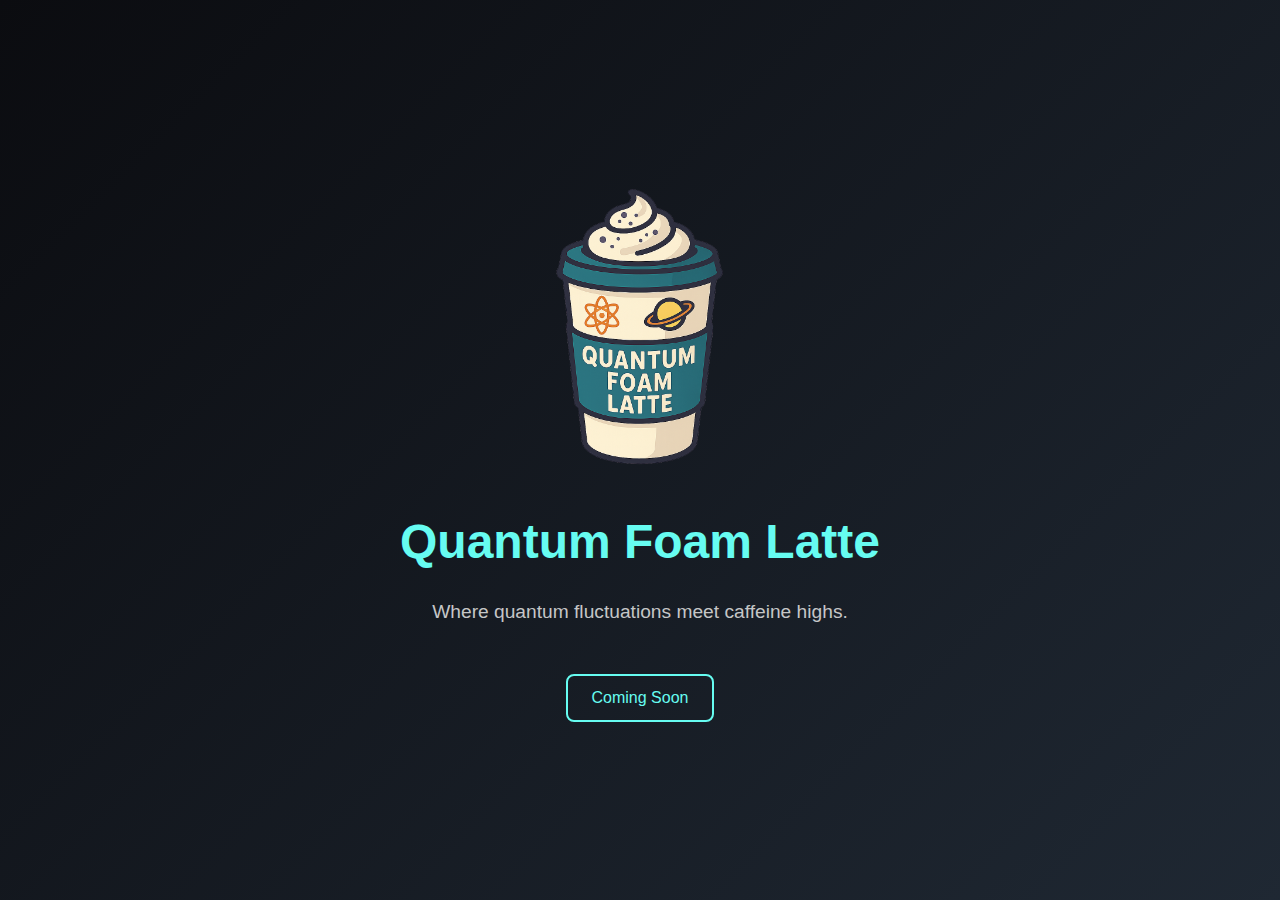
<file: index.html>
<!DOCTYPE html>
<html lang="en">
<head>
  <meta charset="UTF-8">
  <meta name="viewport" content="width=device-width, initial-scale=1.0">
  <title>QuantumFoamLatte</title>
  
  <!-- Favicon -->
  <link rel="icon" href="./img/favicon.png">

  <!-- CSS -->
  <link rel="stylesheet" href="./css/styles.css">

</head>
<body>
  <div>
    <img src="./img/favicon.png" alt="">
    <h1>Quantum Foam Latte</h1>
    <p>Where quantum fluctuations meet caffeine highs.</p>
    <a href="#" class="btn">Coming Soon</a>
  </div>
</body>
</html>
</file>
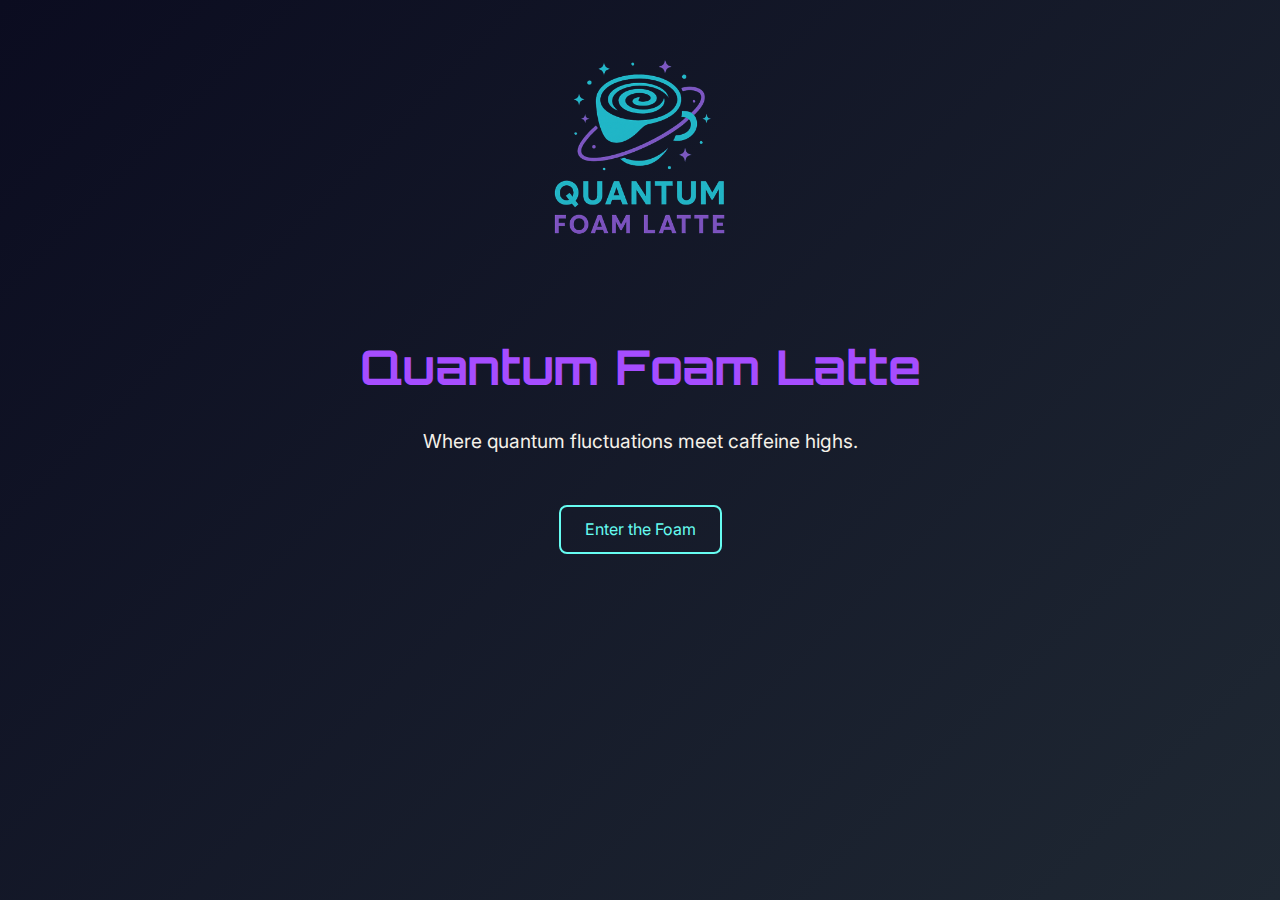
<file: public/index.html>
<!-- /*
 * Quantum Foam Latte
 * Copyright © 2025 Jennifer Worthington
 *
 * Dual License:
 * - Code: MIT License (see LICENSE file)
 * - Creative Content: CC BY-NC-ND 4.0
 *
 * https://quantumfoamlatte.ca
 */ -->

<!DOCTYPE html>
<html lang="en">
<head>
  <meta charset="UTF-8">
  <meta name="viewport" content="width=device-width, initial-scale=1.0">
  <title>Enter the Foam — Quantum Foam Latte</title>
  <meta name="description" content="Step into Quantum Foam Latte — a cozy digital café where chaos, compassion, and caffeine converge into something that almost makes sense." />

  <meta property="og:title" content="Enter the Foam — Quantum Foam Latte" />
  <meta property="og:description" content="Step into Quantum Foam Latte — a cozy digital café where chaos, compassion, and caffeine converge into something that almost makes sense." />
  <meta property="og:image" content="https://quantumfoamlatte.ca/assets/icons/logo.png" />
  <meta property="og:url" content="https://quantumfoamlatte.ca" />
  <meta property="og:type" content="website" />
  <meta property="og:site_name" content="Quantum Foam Latte" />

  <meta name="twitter:card" content="summary_large_image" />
  <meta name="twitter:title" content="Enter the Foam — Quantum Foam Latte" />
  <meta name="twitter:description" content="A cozy digital café where chaos, compassion, and caffeine converge into something that almost makes sense." />
  <meta name="twitter:image" content="https://quantumfoamlatte.ca/assets/icons/logo.png" />
  <meta name="theme-color" content="#0B0C20" />

  <meta name="author" content="Jennifer Worthington" />
  <meta name="robots" content="index, follow" />

  <!-- Canonical -->
  <link rel="canonical" href="https://quantumfoamlatte.ca/index.html" />

  <!-- Signature -->
  <meta name="generator" content="Quantum Foam Latte handcrafted HTML" />

  <!-- Fonts -->
  <link rel="preconnect" href="https://fonts.googleapis.com">
  <link rel="preconnect" href="https://fonts.gstatic.com" crossorigin>
  <link href="https://fonts.googleapis.com/css2?family=Inter:ital,opsz,wght@0,14..32,100..900;1,14..32,100..900&family=Montserrat:ital,wght@0,100..900;1,100..900&family=Orbitron:wght@400..900&family=Roboto:ital,wght@0,100;0,300;0,400;0,500;0,700;0,900;1,100;1,300;1,400;1,500;1,700;1,900&display=swap" rel="stylesheet">
  
  <!-- Favicon -->
  <link rel="icon" href="./assets/icons/favicon.ico">

  <!-- CSS -->
  <link rel="stylesheet" href="./styles/main.css">

</head>
<body>
  <div>
    <img src="./assets/icons/logo.png" alt="">
    <h1>Quantum Foam Latte</h1>
    <p>Where quantum fluctuations meet caffeine highs.</p>
    <a href="./home.html" class="btn">Enter the Foam</a>
  </div>
</body>
</html>
</file>
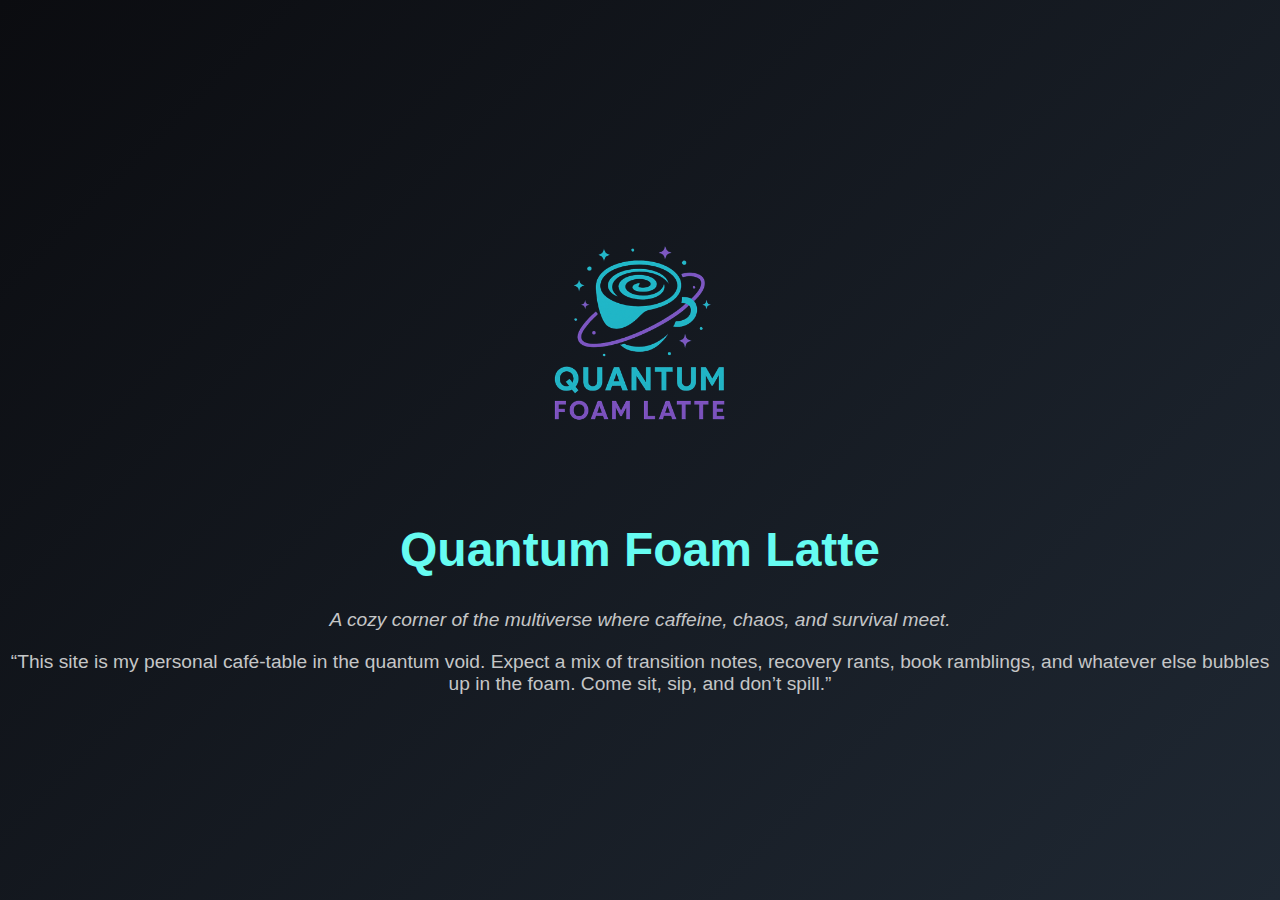
<file: home.html>
<!DOCTYPE html>
<html lang="en">
<head>
  <meta charset="UTF-8">
  <meta name="viewport" content="width=device-width, initial-scale=1.0">
  <title>QuantumFoamLatte</title>

  <!-- Fonts -->
  <link rel="preconnect" href="https://fonts.googleapis.com">
  <link rel="preconnect" href="https://fonts.gstatic.com" crossorigin>
  <link href="https://fonts.googleapis.com/css2?family=Inter:ital,opsz,wght@0,14..32,100..900;1,14..32,100..900&family=Montserrat:ital,wght@0,100..900;1,100..900&family=Orbitron:wght@400..900&family=Roboto:ital,wght@0,100;0,300;0,400;0,500;0,700;0,900;1,100;1,300;1,400;1,500;1,700;1,900&display=swap" rel="stylesheet">
  
  <!-- Favicon -->
  <link rel="icon" href="./img/favicon.png">

  <!-- CSS -->
  <link rel="stylesheet" href="./css/styles.css">

</head>
<body>
  <div>
    <img src="./img/logo.png" alt="">
    <h1>Quantum Foam Latte</h1>
    <p><em>A cozy corner of the multiverse where caffeine, chaos, and survival meet.</em></p>
    <p>“This site is my personal café-table in the quantum void. Expect a mix of transition notes, recovery rants, book ramblings, and whatever else bubbles up in the foam. Come sit, sip, and don’t spill.”</p>
  </div>
</body>
</html>
</file>
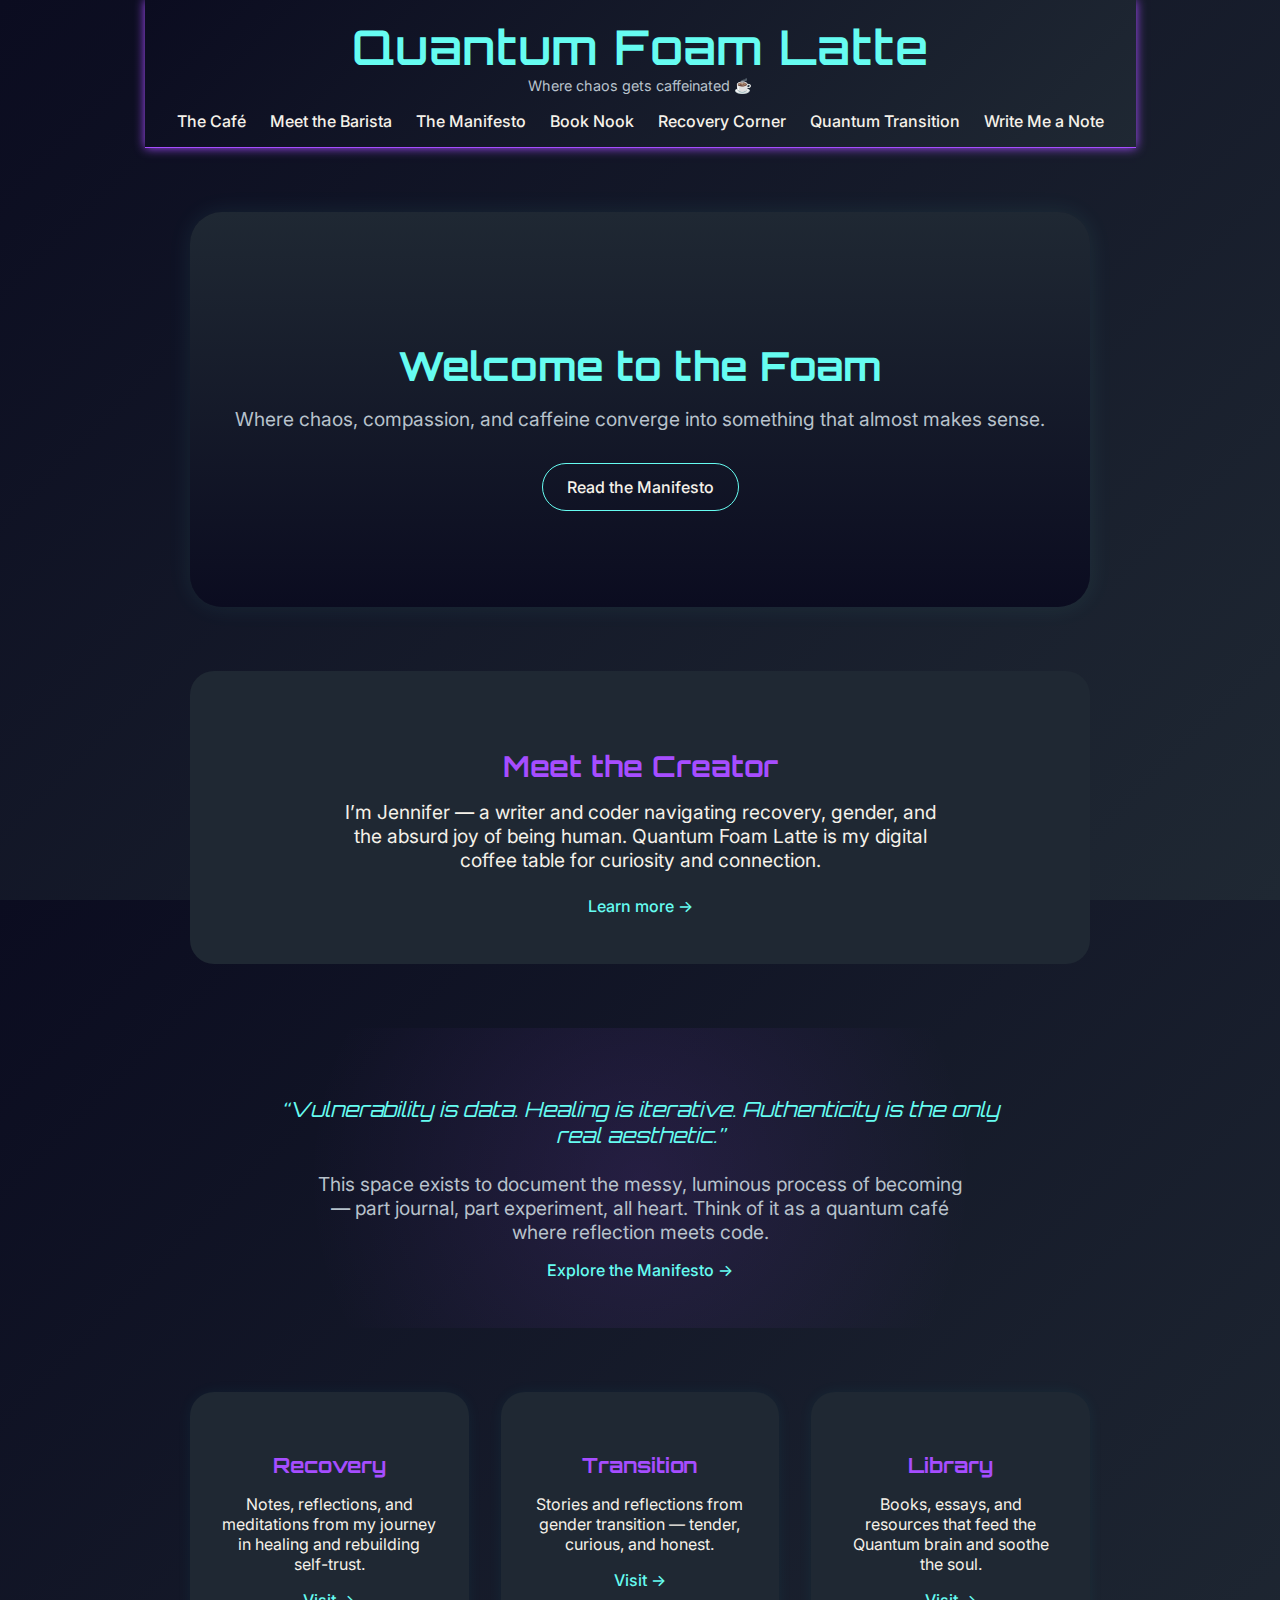
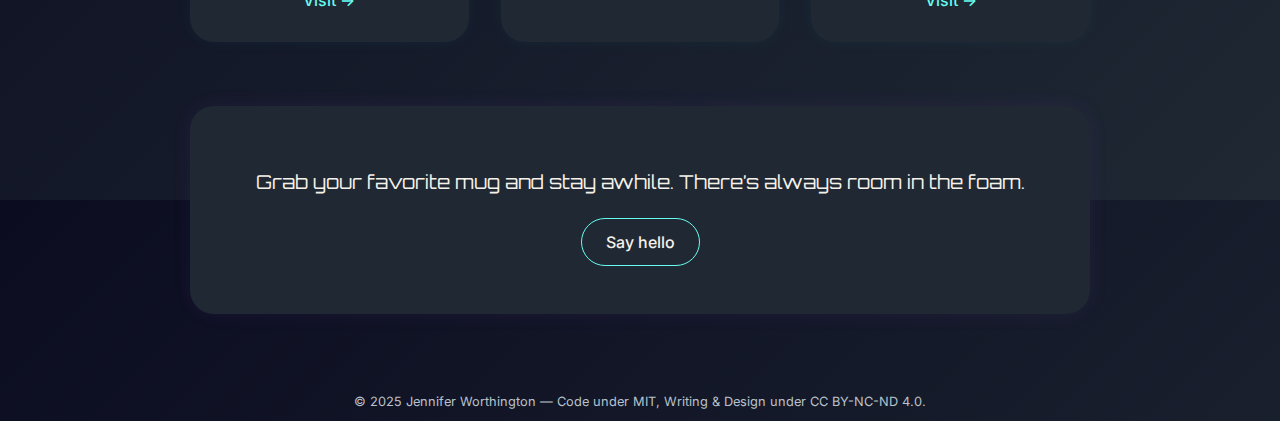
<file: public/home.html>
<!-- /*
 * Quantum Foam Latte
 * Copyright © 2025 Jennifer Worthington
 *
 * Dual License:
 * - Code: MIT License (see LICENSE file)
 * - Creative Content: CC BY-NC-ND 4.0
 *
 * https://quantumfoamlatte.ca
 */ -->

<!DOCTYPE html>
<html lang="en">
<head>
  <meta charset="UTF-8">
  <meta name="viewport" content="width=device-width, initial-scale=1.0">
  <title>Quantum Foam Latte — Where Chaos Meets Compassion</title>
  <meta name="description" content="Where chaos, compassion, and caffeine converge into something that almost makes sense. A cozy digital space for reflection, recovery, and curiosity." />

  <meta property="og:title" content="Quantum Foam Latte — Where Chaos Meets Compassion" />
  <meta property="og:description" content="A cozy digital space for reflection, recovery, and curiosity — where chaos, compassion, and caffeine converge." />
  <meta property="og:image" content="https://quantumfoamlatte.ca/assets/icons/logo.png" />
  <meta property="og:url" content="https://quantumfoamlatte.ca/home.html" />

  <meta property="og:site_name" content="Quantum Foam Latte" />
  <meta property="og:type" content="website" />
  <meta name="twitter:card" content="summary_large_image" />
  <meta name="theme-color" content="#0B0C20" />


  <meta name="twitter:title" content="Quantum Foam Latte — Where Chaos Meets Compassion" />
  <meta name="twitter:description" content="A cozy corner of the internet for recovery, gender, and the quantum absurdity of being alive." />
  <meta name="twitter:image" content="https://quantumfoamlatte.ca/assets/icons/logo.png" />

  <meta name="author" content="Jennifer Worthington" />
  <meta name="robots" content="index, follow" />

  <!-- Canonical -->
  <link rel="canonical" href="https://quantumfoamlatte.ca/home.html" />

  <!-- Signature -->
  <meta name="generator" content="Quantum Foam Latte handcrafted HTML" />

  <!-- Fonts -->
  <link rel="preconnect" href="https://fonts.googleapis.com">
  <link rel="preconnect" href="https://fonts.gstatic.com" crossorigin>
  <link href="https://fonts.googleapis.com/css2?family=Inter:ital,opsz,wght@0,14..32,100..900;1,14..32,100..900&family=Montserrat:ital,wght@0,100..900;1,100..900&family=Orbitron:wght@400..900&family=Roboto:ital,wght@0,100;0,300;0,400;0,500;0,700;0,900;1,100;1,300;1,400;1,500;1,700;1,900&display=swap" rel="stylesheet">
  
  <!-- Favicon -->
  <link rel="icon" href="./assets/icons/favicon.ico">

  <!-- CSS -->
  <link rel="stylesheet" href="./styles/main.css">
  <link rel="stylesheet" href="./styles/home.css">

</head>
<body>
  <header class="qfl-header">
    <div class="qfl-brand">
      <h1>Quantum Foam Latte</h1>
      <p class="qfl-tagline">Where chaos gets caffeinated ☕</p>
    </div>

    <!-- Hamburger button -->
  <button class="qfl-menu-toggle" aria-label="Toggle navigation">
    <span class="bar"></span>
    <span class="bar"></span>
    <span class="bar"></span>
  </button>

    <nav class="qfl-nav">
      <ul>
        <li><a href="home.html">The Café</a></li>
        <li><a href="about.html">Meet the Barista</a></li>
        <li><a href="manifesto.html">The Manifesto</a></li>
        <li><a href="pages/library.html">Book Nook</a></li>
        <li><a href="pages/recovery.html">Recovery Corner</a></li>
        <li><a href="pages/transition.html">Quantum Transition</a></li>
        <li><a href="pages/contact.html">Write Me a Note</a></li>
      </ul>
    </nav>
  </header>

  <main>
  <!-- Hero -->
  <section class="qfl-hero">
    <h2>Welcome to the Foam</h2>
    <p class="qfl-subtitle">
      Where chaos, compassion, and caffeine converge into something that almost makes sense.
    </p>
    <a href="manifesto.html" class="qfl-btn">Read the Manifesto</a>
  </section>

  <!-- About Preview -->
  <section class="qfl-about-preview">
    <h3>Meet the Creator</h3>
    <p>
      I’m Jennifer — a writer and coder navigating recovery, gender, and the absurd joy of being human.
      Quantum Foam Latte is my digital coffee table for curiosity and connection.
    </p>
    <a href="about.html" class="qfl-link">Learn more →</a>
  </section>

  <!-- The Project -->
  <section class="qfl-project">
    <blockquote>
      “Vulnerability is data. Healing is iterative. Authenticity is the only real aesthetic.”
    </blockquote>
    <p>
      This space exists to document the messy, luminous process of becoming — part journal, part experiment,
      all heart. Think of it as a quantum café where reflection meets code.
    </p>
    <a href="manifesto.html" class="qfl-link">Explore the Manifesto →</a>
  </section>

  <!-- Featured Corners -->
  <section class="qfl-corners">
    <div class="qfl-card">
      <h4>Recovery</h4>
      <p>Notes, reflections, and meditations from my journey in healing and rebuilding self-trust.</p>
      <a href="pages/recovery.html" class="qfl-link">Visit →</a>
    </div>
    <div class="qfl-card">
      <h4>Transition</h4>
      <p>Stories and reflections from gender transition — tender, curious, and honest.</p>
      <a href="pages/transition.html" class="qfl-link">Visit →</a>
    </div>
    <div class="qfl-card">
      <h4>Library</h4>
      <p>Books, essays, and resources that feed the Quantum brain and soothe the soul.</p>
      <a href="pages/library.html" class="qfl-link">Visit →</a>
    </div>
  </section>

  <!-- Call to Action -->
  <section class="qfl-footer-cta">
    <p>Grab your favorite mug and stay awhile. There’s always room in the foam.</p>
    <a href="pages/contact.html" class="qfl-btn">Say hello</a>
  </section>
</main>

  <footer>
  <p class="license-note">
    © 2025 Jennifer Worthington — Code under MIT, Writing & Design under CC BY-NC-ND 4.0.
  </p>  
  </footer>
  <!-- 👇 connect JS here -->
  <script src="../src/js/main.js"></script>
</body>
</html>
</file>
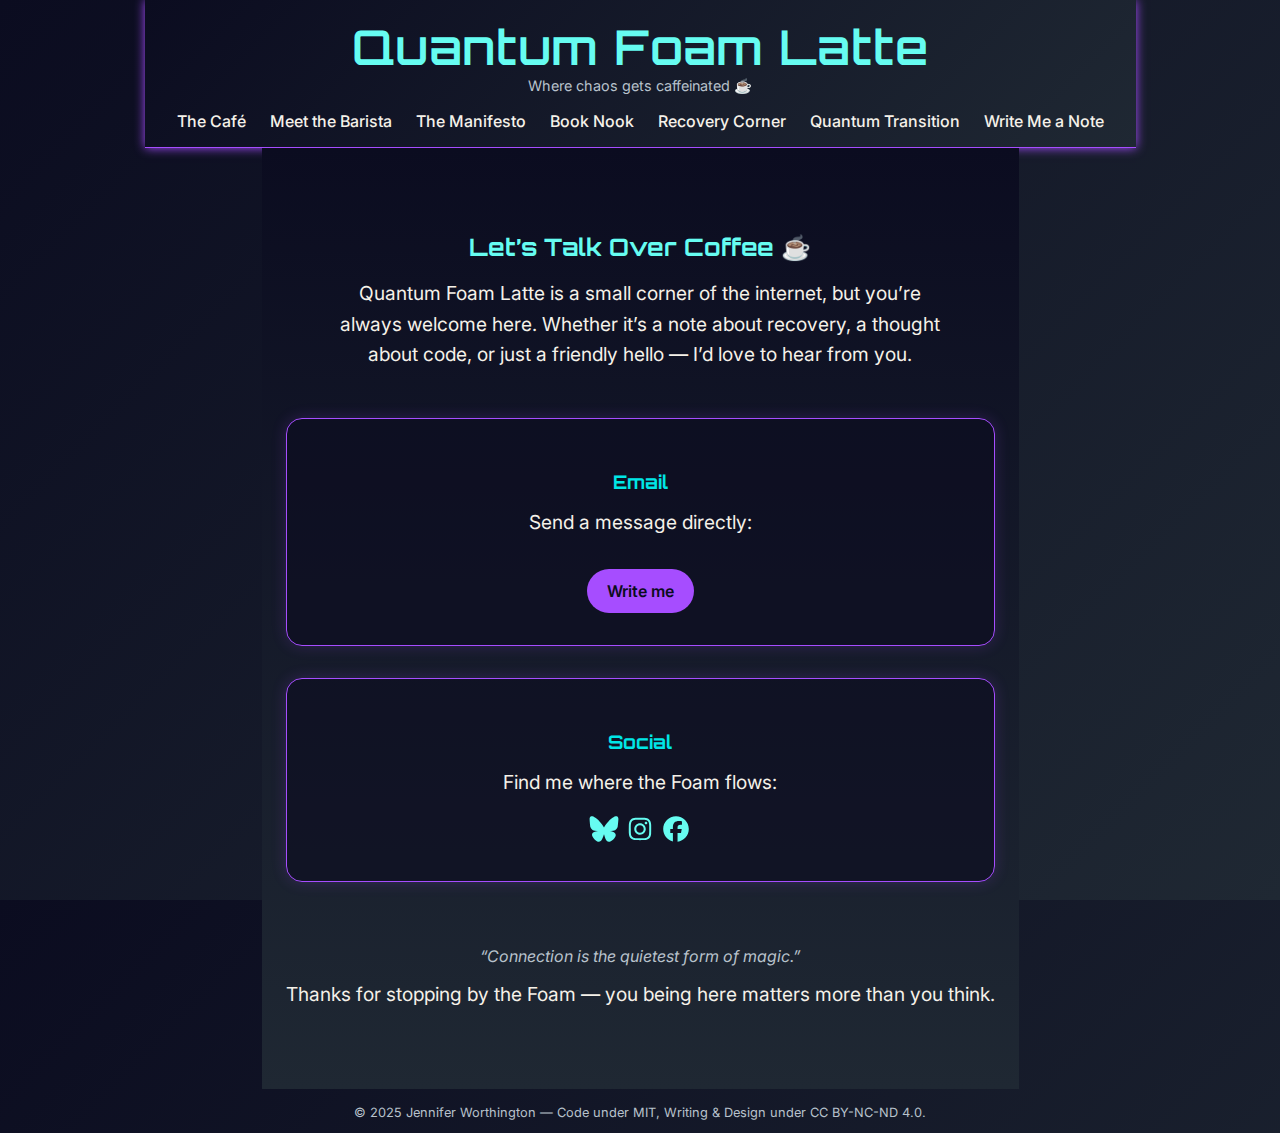
<file: public/pages/contact.html>
<!-- /*
 * Quantum Foam Latte
 * Copyright © 2025 Jennifer Worthington
 *
 * Dual License:
 * - Code: MIT License (see LICENSE file)
 * - Creative Content: CC BY-NC-ND 4.0
 *
 * https://quantumfoamlatte.ca
 */ -->

<!DOCTYPE html>
<html lang="en">
<head>
  <meta charset="UTF-8">
  <meta name="viewport" content="width=device-width, initial-scale=1.0">
  <title>Contact — Say Hello Through the Foam</title>
  <meta name="description" content="Want to connect, collaborate, or just say hi? Drop Jennifer a message — the kettle’s on, and the inbox is open." />

  <meta property="og:title" content="Contact — Say Hello Through the Foam" />
  <meta property="og:description" content="Want to connect, collaborate, or just say hi? The kettle’s on, and the inbox is open." />
  <meta property="og:image" content="https://quantumfoamlatte.ca/assets/icons/logo.png" />
  <meta property="og:url" content="https://quantumfoamlatte.ca/pages/contact.html" />

  <meta name="twitter:title" content="Contact — Say Hello Through the Foam" />
  <meta name="twitter:description" content="Want to connect, collaborate, or just say hi? The kettle’s on, and the inbox is open." />
  <meta name="twitter:image" content="https://quantumfoamlatte.ca/assets/icons/logo.png" />

  <meta property="og:site_name" content="Quantum Foam Latte" />
  <meta property="og:type" content="website" />
  <meta name="twitter:card" content="summary_large_image" />
  <meta name="theme-color" content="#0B0C20" />

  <meta name="author" content="Jennifer Worthington" />
  <meta name="robots" content="index, follow" />

  <!-- Canonical -->
  <link rel="canonical" href="https://quantumfoamlatte.ca/contact.html" />

  <!-- Signature -->
  <meta name="generator" content="Quantum Foam Latte handcrafted HTML" />

  <!-- Fonts -->
  <link rel="preconnect" href="https://fonts.googleapis.com">
  <link rel="preconnect" href="https://fonts.gstatic.com" crossorigin>
  <link href="https://fonts.googleapis.com/css2?family=Inter:ital,opsz,wght@0,14..32,100..900;1,14..32,100..900&family=Montserrat:ital,wght@0,100..900;1,100..900&family=Orbitron:wght@400..900&family=Roboto:ital,wght@0,100;0,300;0,400;0,500;0,700;0,900;1,100;1,300;1,400;1,500;1,700;1,900&display=swap" rel="stylesheet">
  
  <!-- Favicon -->
  <link rel="icon" href="../assets/icons/favicon.ico">

  <!-- CSS -->
  <link rel="stylesheet" href="../styles/main.css">
  <link rel="stylesheet" href="../styles/contact.css">

</head>
<body>
  <header class="qfl-header">
    <div class="qfl-brand">
      <h1>Quantum Foam Latte</h1>
      <p class="qfl-tagline">Where chaos gets caffeinated ☕</p>
    </div>

    <!-- Hamburger button -->
  <button class="qfl-menu-toggle" aria-label="Toggle navigation">
    <span class="bar"></span>
    <span class="bar"></span>
    <span class="bar"></span>
  </button>

    <nav class="qfl-nav">
      <ul>
        <li><a href="../home.html">The Café</a></li>
        <li><a href="../about.html">Meet the Barista</a></li>
        <li><a href="../manifesto.html">The Manifesto</a></li>
        <li><a href="library.html">Book Nook</a></li>
        <li><a href="recovery.html">Recovery Corner</a></li>
        <li><a href="transition.html">Quantum Transition</a></li>
        <li><a href="contact.html">Write Me a Note</a></li>
      </ul>
    </nav>
  </header>

  <main class="qfl-contact">
    <!-- Intro Section -->
    <section class="qfl-contact-intro">
      <h2>Let’s Talk Over Coffee ☕</h2>
      <p>
        Quantum Foam Latte is a small corner of the internet, but you’re always welcome here.
        Whether it’s a note about recovery, a thought about code, or just a friendly hello — I’d love to hear from you.
      </p>
    </section>

    <!-- Contact Options -->
    <section class="qfl-contact-methods">
      <div class="qfl-contact-card">
        <h3>Email</h3>
        <p>Send a message directly:</p>
        <a href="mailto:jennifer@quantumfoamlatte.ca" class="qfl-btn">Write me</a>
      </div>

      <div class="qfl-contact-card">
        <h3>Social</h3>
        <p>Find me where the Foam flows:</p>
        <a href="https://bsky.app/profile/quantumfoamlatte.bsky.social" target="_blank"><svg class="qfl-social-icon" xmlns="http://www.w3.org/2000/svg" viewBox="0 0 640 640"><!--!Font Awesome Free v7.1.0 by @fontawesome - https://fontawesome.com License - https://fontawesome.com/license/free Copyright 2025 Fonticons, Inc.--><path d="M439.8 358.7C436.5 358.3 433.1 357.9 429.8 357.4C433.2 357.8 436.5 358.3 439.8 358.7zM320 291.1C293.9 240.4 222.9 145.9 156.9 99.3C93.6 54.6 69.5 62.3 53.6 69.5C35.3 77.8 32 105.9 32 122.4C32 138.9 41.1 258 47 277.9C66.5 343.6 136.1 365.8 200.2 358.6C203.5 358.1 206.8 357.7 210.2 357.2C206.9 357.7 203.6 358.2 200.2 358.6C106.3 372.6 22.9 406.8 132.3 528.5C252.6 653.1 297.1 501.8 320 425.1C342.9 501.8 369.2 647.6 505.6 528.5C608 425.1 533.7 372.5 439.8 358.6C436.5 358.2 433.1 357.8 429.8 357.3C433.2 357.7 436.5 358.2 439.8 358.6C503.9 365.7 573.4 343.5 593 277.9C598.9 258 608 139 608 122.4C608 105.8 604.7 77.7 586.4 69.5C570.6 62.4 546.4 54.6 483.2 99.3C417.1 145.9 346.1 240.4 320 291.1z"/></svg></a>
        <a href="https://instagram.com/quantumfoamlatte.ca" target="_blank"><svg class="qfl-social-icon" xmlns="http://www.w3.org/2000/svg" viewBox="0 0 640 640"><!--!Font Awesome Free v7.1.0 by @fontawesome - https://fontawesome.com License - https://fontawesome.com/license/free Copyright 2025 Fonticons, Inc.--><path d="M320.3 205C256.8 204.8 205.2 256.2 205 319.7C204.8 383.2 256.2 434.8 319.7 435C383.2 435.2 434.8 383.8 435 320.3C435.2 256.8 383.8 205.2 320.3 205zM319.7 245.4C360.9 245.2 394.4 278.5 394.6 319.7C394.8 360.9 361.5 394.4 320.3 394.6C279.1 394.8 245.6 361.5 245.4 320.3C245.2 279.1 278.5 245.6 319.7 245.4zM413.1 200.3C413.1 185.5 425.1 173.5 439.9 173.5C454.7 173.5 466.7 185.5 466.7 200.3C466.7 215.1 454.7 227.1 439.9 227.1C425.1 227.1 413.1 215.1 413.1 200.3zM542.8 227.5C541.1 191.6 532.9 159.8 506.6 133.6C480.4 107.4 448.6 99.2 412.7 97.4C375.7 95.3 264.8 95.3 227.8 97.4C192 99.1 160.2 107.3 133.9 133.5C107.6 159.7 99.5 191.5 97.7 227.4C95.6 264.4 95.6 375.3 97.7 412.3C99.4 448.2 107.6 480 133.9 506.2C160.2 532.4 191.9 540.6 227.8 542.4C264.8 544.5 375.7 544.5 412.7 542.4C448.6 540.7 480.4 532.5 506.6 506.2C532.8 480 541 448.2 542.8 412.3C544.9 375.3 544.9 264.5 542.8 227.5zM495 452C487.2 471.6 472.1 486.7 452.4 494.6C422.9 506.3 352.9 503.6 320.3 503.6C287.7 503.6 217.6 506.2 188.2 494.6C168.6 486.8 153.5 471.7 145.6 452C133.9 422.5 136.6 352.5 136.6 319.9C136.6 287.3 134 217.2 145.6 187.8C153.4 168.2 168.5 153.1 188.2 145.2C217.7 133.5 287.7 136.2 320.3 136.2C352.9 136.2 423 133.6 452.4 145.2C472 153 487.1 168.1 495 187.8C506.7 217.3 504 287.3 504 319.9C504 352.5 506.7 422.6 495 452z"/></svg></a>
        <a href="https://facebook.com/quantumfoamlatte.ca" target="_blank"><svg class="qfl-social-icon" xmlns="http://www.w3.org/2000/svg" viewBox="0 0 640 640"><!--!Font Awesome Free v7.1.0 by @fontawesome - https://fontawesome.com License - https://fontawesome.com/license/free Copyright 2025 Fonticons, Inc.--><path d="M576 320C576 178.6 461.4 64 320 64C178.6 64 64 178.6 64 320C64 440 146.7 540.8 258.2 568.5L258.2 398.2L205.4 398.2L205.4 320L258.2 320L258.2 286.3C258.2 199.2 297.6 158.8 383.2 158.8C399.4 158.8 427.4 162 438.9 165.2L438.9 236C432.9 235.4 422.4 235 409.3 235C367.3 235 351.1 250.9 351.1 292.2L351.1 320L434.7 320L420.3 398.2L351 398.2L351 574.1C477.8 558.8 576 450.9 576 320z"/></svg></a>
      </div>
    </section>

    <!-- Closing Quote / CTA -->
    <section class="qfl-contact-quote">
      <blockquote>
        “Connection is the quietest form of magic.”
      </blockquote>
      <p>
        Thanks for stopping by the Foam — you being here matters more than you think.
      </p>
    </section>
  </main>


  <footer>
  <p class="license-note">
    © 2025 Jennifer Worthington — Code under MIT, Writing & Design under CC BY-NC-ND 4.0.
  </p>  
  </footer>
  <!-- 👇 connect JS here -->
  <script src="../src/js/main.js"></script>
</body>
</html>
</file>
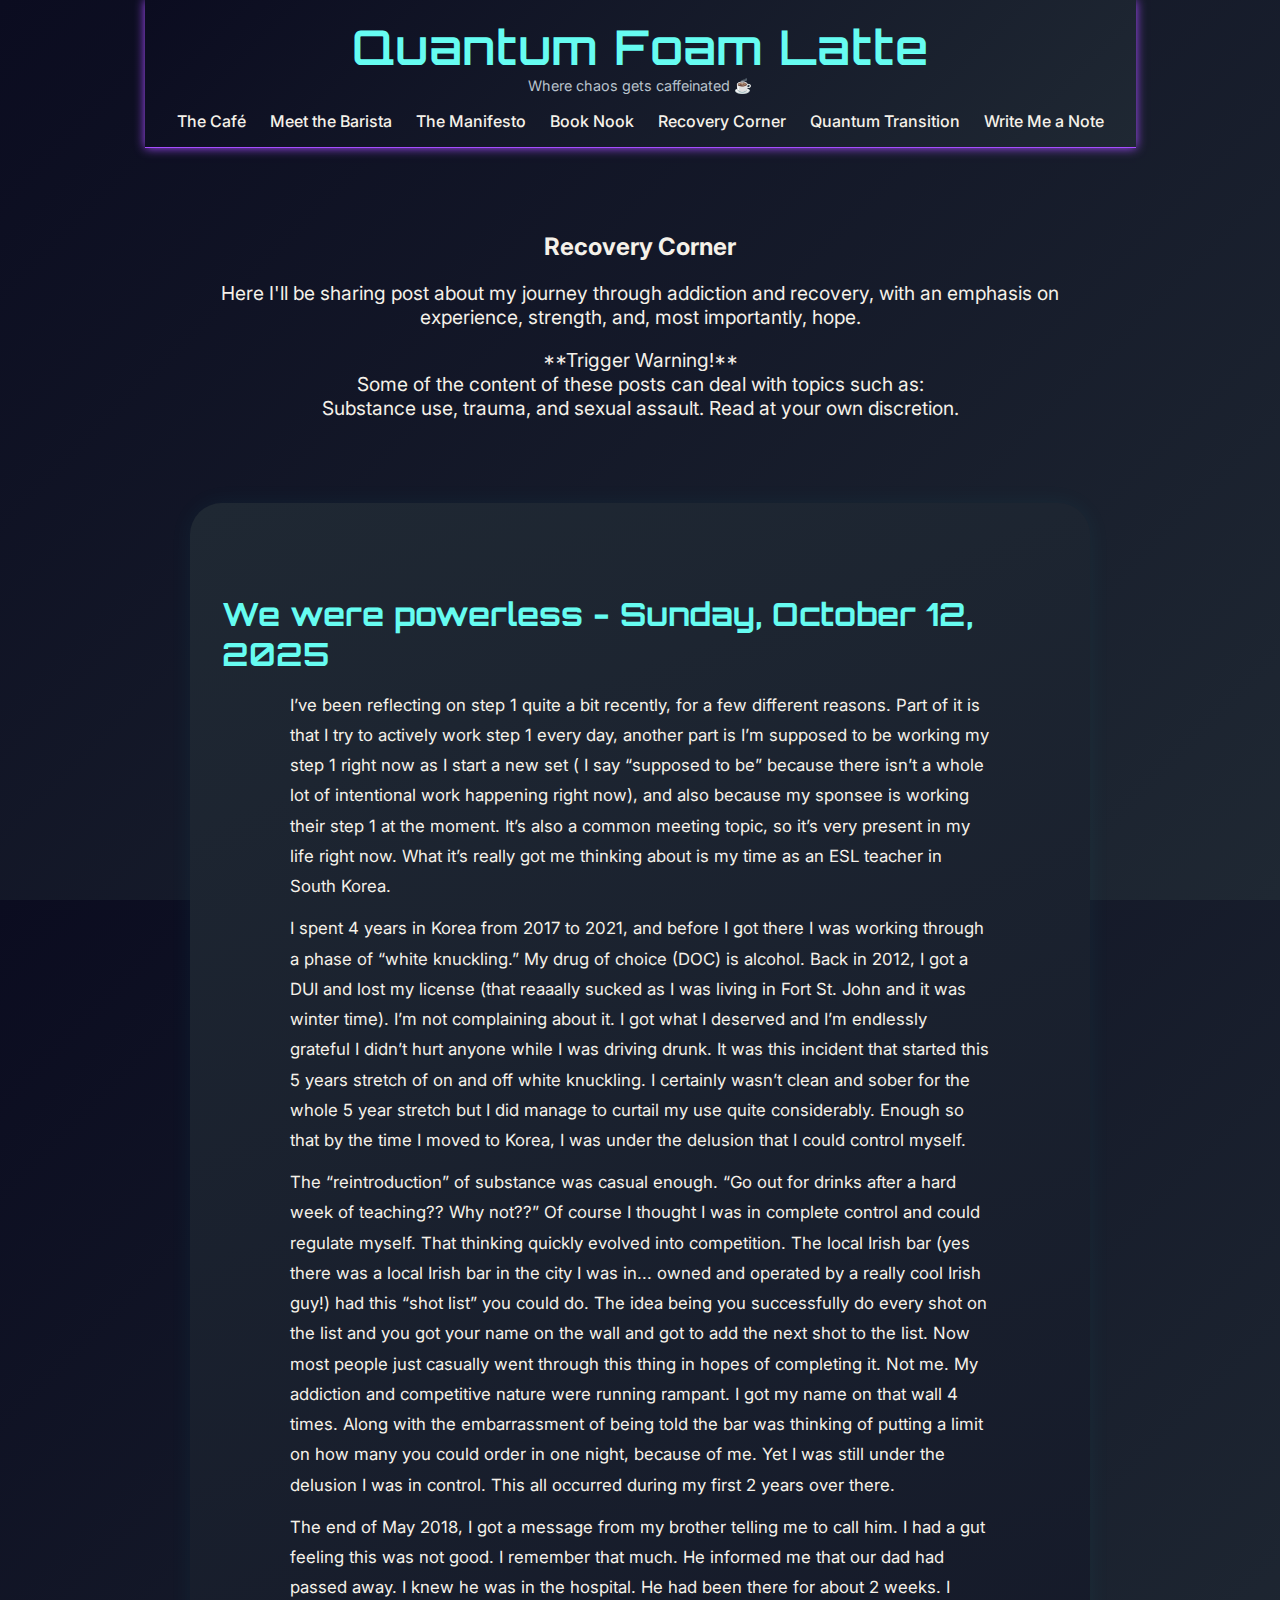
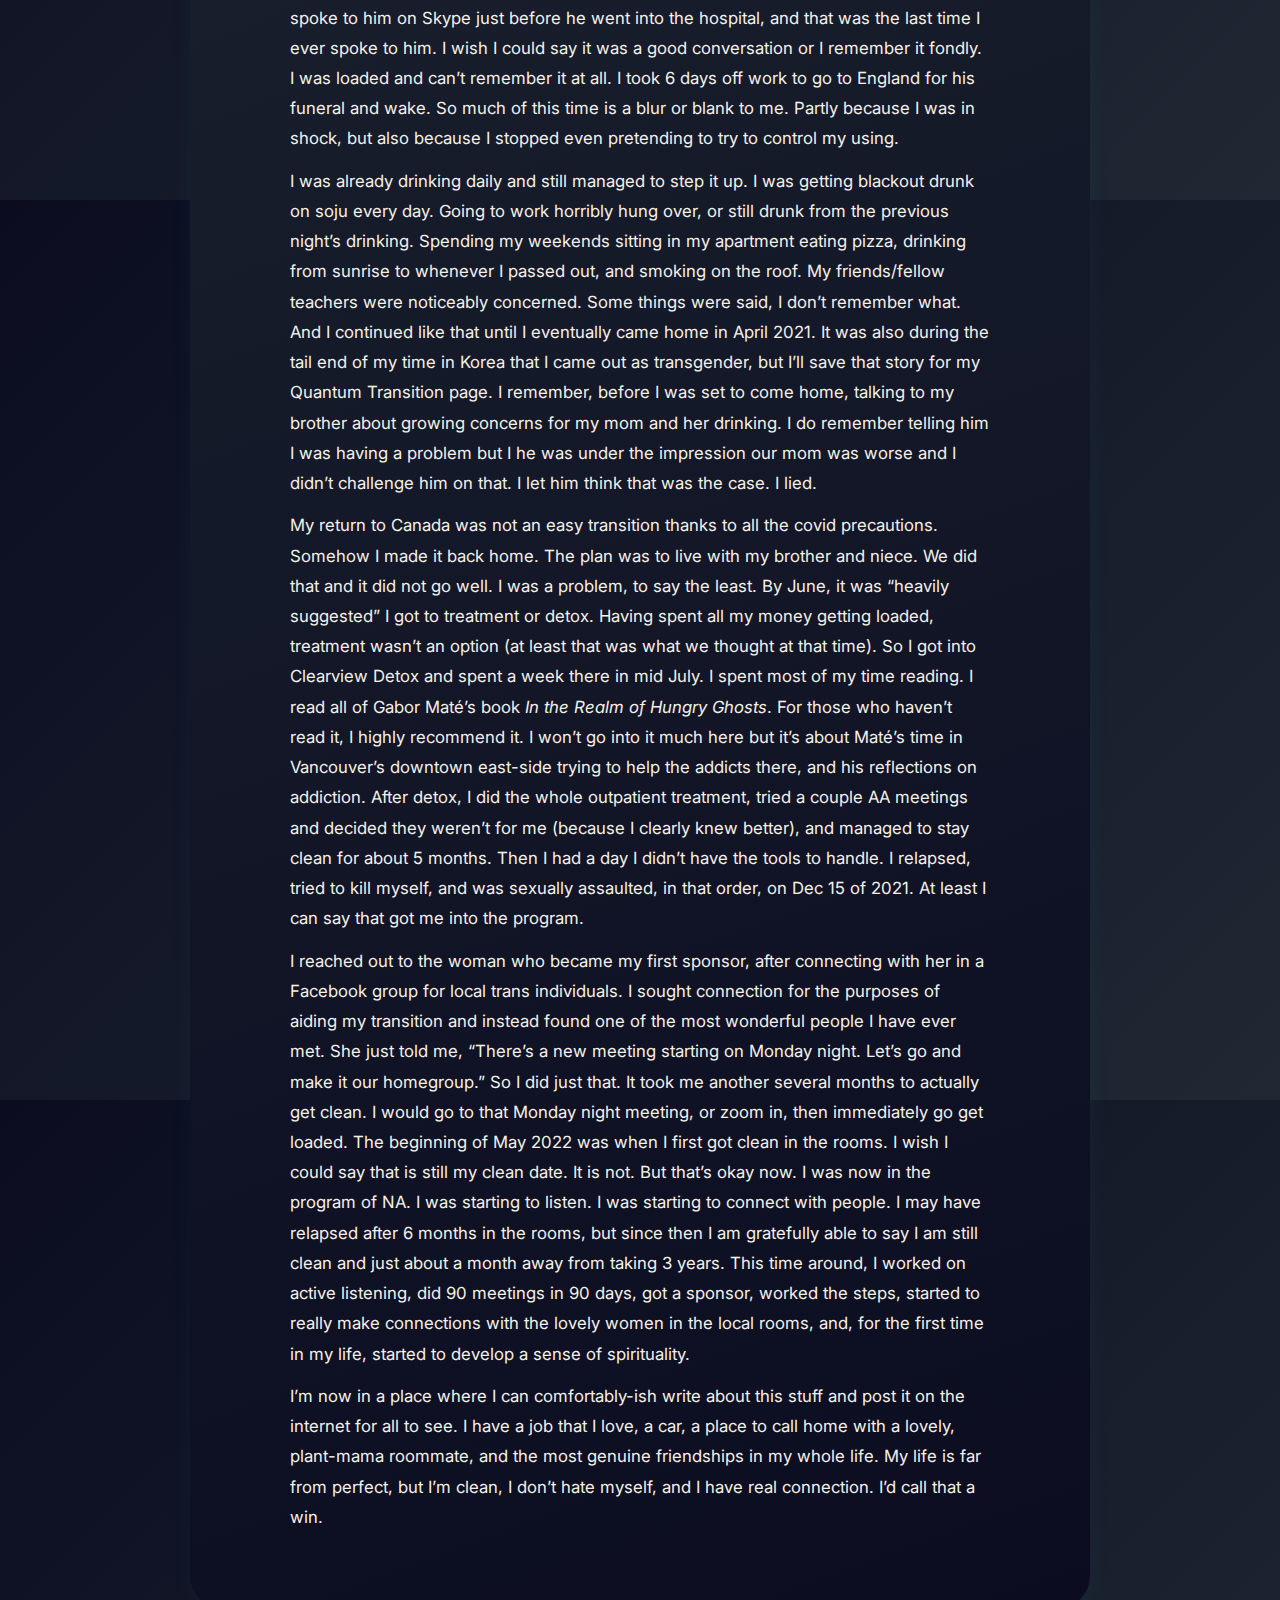
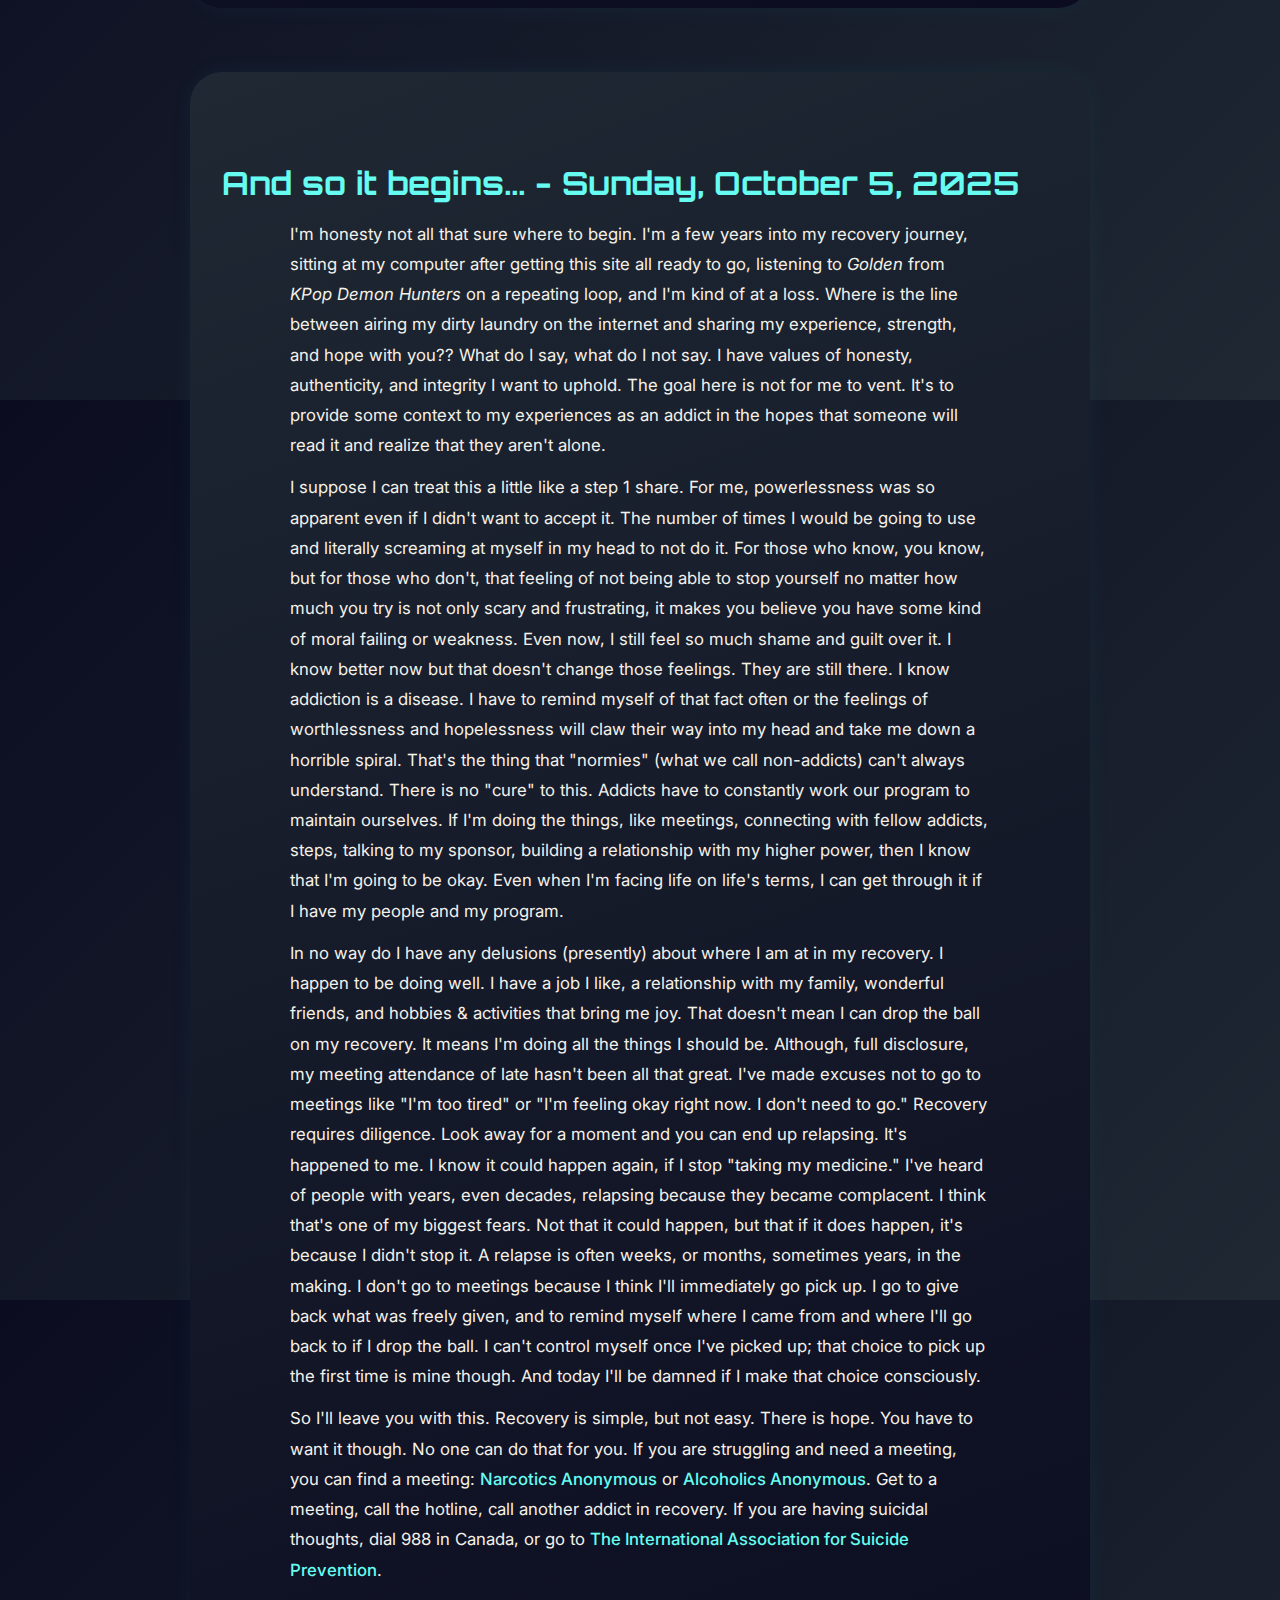
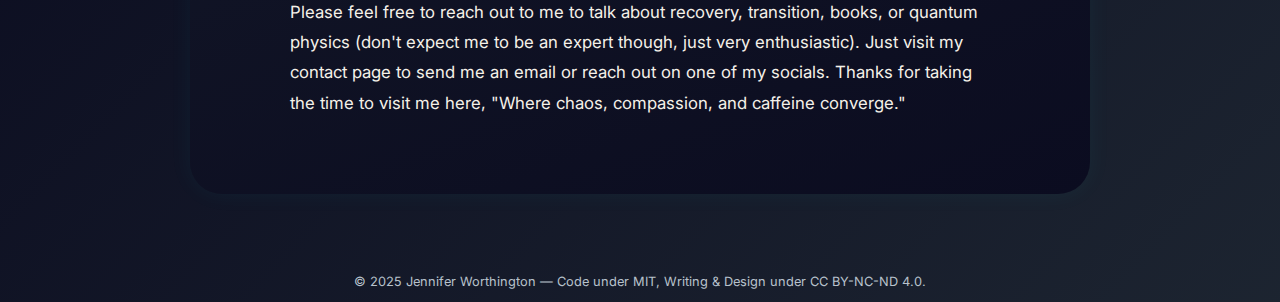
<file: public/pages/recovery.html>
<!-- /*
 * Quantum Foam Latte
 * Copyright © 2025 Jennifer Worthington
 *
 * Dual License:
 * - Code: MIT License (see LICENSE file)
 * - Creative Content: CC BY-NC-ND 4.0
 *
 * https://quantumfoamlatte.ca
 */ -->

<!DOCTYPE html>
<html lang="en">
<head>
  <meta charset="UTF-8">
  <meta name="viewport" content="width=device-width, initial-scale=1.0">
  <title>Recovery — Becoming, One Cup at a Time</title>
  <meta name="description" content="Stories and reflections from the ongoing experiment of healing — where recovery is iterative, compassion is data, and progress is nonlinear." />

  <meta property="og:title" content="Recovery — Notes from the Healing Process" />
  <meta property="og:description" content="Notes and meditations from a recovery journey — where healing meets honesty." />
  <meta property="og:image" content="https://quantumfoamlatte.ca/images/assets/icons/logo.png" />
  <meta property="og:url" content="https://quantumfoamlatte.ca/pages/recovery.html" />

  <meta name="twitter:title" content="Recovery — Notes from the Healing Process" />
  <meta name="twitter:description" content="Reflections and meditations from a recovery journey — where healing meets honesty." />
  <meta name="twitter:image" content="https://quantumfoamlatte.ca/images/assets/icons/logo.png" />

  <meta property="og:site_name" content="Quantum Foam Latte" />
  <meta property="og:type" content="website" />
  <meta name="twitter:card" content="summary_large_image" />
  <meta name="theme-color" content="#0B0C20" />

  <meta name="author" content="Jennifer Worthington" />
  <meta name="robots" content="index, follow" />

  <!-- Canonical -->
  <link rel="canonical" href="https://quantumfoamlatte.ca/recovery.html" />

  <!-- Signature -->
  <meta name="generator" content="Quantum Foam Latte handcrafted HTML" />

  <!-- Fonts -->
  <link rel="preconnect" href="https://fonts.googleapis.com">
  <link rel="preconnect" href="https://fonts.gstatic.com" crossorigin>
  <link href="https://fonts.googleapis.com/css2?family=Inter:ital,opsz,wght@0,14..32,100..900;1,14..32,100..900&family=Montserrat:ital,wght@0,100..900;1,100..900&family=Orbitron:wght@400..900&family=Roboto:ital,wght@0,100;0,300;0,400;0,500;0,700;0,900;1,100;1,300;1,400;1,500;1,700;1,900&display=swap" rel="stylesheet">
  
  <!-- Favicon -->
  <link rel="icon" href="../assets/icons/favicon.ico">

  <!-- CSS -->
  <link rel="stylesheet" href="../styles/main.css">
  <link rel="stylesheet" href="../styles/recovery.css">

</head>
<body>
  <header class="qfl-header">
    <div class="qfl-brand">
      <h1>Quantum Foam Latte</h1>
      <p class="qfl-tagline">Where chaos gets caffeinated ☕</p>
    </div>

    <!-- Hamburger button -->
  <button class="qfl-menu-toggle" aria-label="Toggle navigation">
    <span class="bar"></span>
    <span class="bar"></span>
    <span class="bar"></span>
  </button>

    <nav class="qfl-nav">
      <ul>
        <li><a href="../home.html">The Café</a></li>
        <li><a href="../about.html">Meet the Barista</a></li>
        <li><a href="../manifesto.html">The Manifesto</a></li>
        <li><a href="library.html">Book Nook</a></li>
        <li><a href="recovery.html">Recovery Corner</a></li>
        <li><a href="transition.html">Quantum Transition</a></li>
        <li><a href="contact.html">Write Me a Note</a></li>
      </ul>
    </nav>
  </header>

  <main>
    <section class="qfl-recovery-intro">
      <h2>Recovery Corner</h2>
      <p>
        Here I'll be sharing post about my journey through addiction and recovery, 
        with an emphasis on experience, strength, and, most importantly, hope.
      </p>
      <p class="qfl-trigger">
      **Trigger Warning!**<br>
      Some of the content of these posts can deal with topics such as:<br>
      Substance use, trauma, and sexual assault. Read at your own discretion.
      </p>
    </section>
    <!-- Intro / Bio Section -->
    <section class="qfl-blog">
      <h2>We were powerless - Sunday, October 12, 2025</h2>
      <p class="qfl-entry">
        I’ve been reflecting on step 1 quite a bit recently, for a few different reasons. Part of it is that I try to actively work step 1 every day, another part is I’m supposed 
        to be working my step 1 right now as I start a new set ( I say “supposed to be” because there isn’t a whole lot of intentional work happening right now), and also because 
        my sponsee is working their step 1 at the moment. It’s also a common meeting topic, so it’s very present in my life right now. What it’s really got me thinking about is my 
        time as an ESL teacher in South Korea.
      </p>
      <p class="qfl-entry">
        I spent 4 years in Korea from 2017 to 2021, and before I got there I was working through a phase of “white knuckling.” My drug of choice (DOC) is alcohol. Back in 2012, 
        I got a DUI and lost my license (that reaaally sucked as I was living in Fort St. John and it was winter time). I’m not complaining about it. I got what I deserved and 
        I’m endlessly grateful I didn’t hurt anyone while I was driving drunk. It was this incident that started this 5 years stretch of on and off white knuckling. I certainly 
        wasn’t clean and sober for the whole 5 year stretch but I did manage to curtail my use quite considerably. Enough so that by the time I moved to Korea, I was under the 
        delusion that I could control myself.
      </p>
      <p class="qfl-entry">
        The “reintroduction” of substance was casual enough. “Go out for drinks after a hard week of teaching?? Why not??” Of course I thought I was in complete control and 
        could regulate myself. That thinking quickly evolved into competition. The local Irish bar (yes there was a local Irish bar in the city I was in... owned and operated 
        by a really cool Irish guy!) had this “shot list” you could do. The idea being you successfully do every shot on the list and you got your name on the wall and got to 
        add the next shot to the list. Now most people just casually went through this thing in hopes of completing it. Not me. My addiction and competitive nature were running 
        rampant. I got my name on that wall 4 times. Along with the embarrassment of being told the bar was thinking of putting a limit on how many you could order in one night, 
        because of me. Yet I was still under the delusion I was in control. This all occurred during my first 2 years over there. 
      </p>
      <p class="qfl-entry">
        The end of May 2018, I got a message from my brother telling me to call him. I had a gut feeling this was not good. I remember that much. He informed me that our dad 
        had passed away. I knew he was in the hospital. He had been there for about 2 weeks. I spoke to him on Skype just before he went into the hospital, and that was the 
        last time I ever spoke to him. I wish I could say it was a good conversation or I remember it fondly. I was loaded and can’t remember it at all. I took 6 days off work 
        to go to England for his funeral and wake. So much of this time is a blur or blank to me. Partly because I was in shock, but also because I stopped even pretending to 
        try to control my using. 
      </p>
      <p class="qfl-entry">
        I was already drinking daily and still managed to step it up. I was getting blackout drunk on soju every day. Going to work horribly hung over, or still drunk from 
        the previous night’s drinking. Spending my weekends sitting in my apartment eating pizza, drinking from sunrise to whenever I passed out, and smoking on the roof. 
        My friends/fellow teachers were noticeably concerned. Some things were said, I don’t remember what. And I continued like that until I eventually came home in April 
        2021. It was also during the tail end of my time in Korea that I came out as transgender, but I’ll save that story for my Quantum Transition page. I remember, before 
        I was set to come home, talking to my brother about growing concerns for my mom and her drinking. I do remember telling him I was having a problem but I he was under 
        the impression our mom was worse and I didn’t challenge him on that. I let him think that was the case. I lied. 
      </p>
      <p class="qfl-entry">
        My return to Canada was not an easy transition thanks to all the covid precautions. Somehow I made it back home. The plan was to live with my brother and niece. 
        We did that and it did not go well. I was a problem, to say the least. By June, it was “heavily suggested” I got to treatment or detox. Having spent all my money 
        getting loaded, treatment wasn’t an option (at least that was what we thought at that time). So I got into Clearview Detox and spent a week there in mid July. I 
        spent most of my time reading. I read all of Gabor Maté’s book <em>In the Realm of Hungry Ghosts</em>. For those who haven’t read it, I highly recommend it. I won’t 
        go into it much here but it’s about Maté’s time in Vancouver’s downtown east-side trying to help the addicts there, and his reflections on addiction. After detox, 
        I did the whole outpatient treatment, tried a couple AA meetings and decided they weren’t for me (because I clearly knew better), and managed to stay clean for about 
        5 months. Then I had a day I didn’t have the tools to handle. I relapsed, tried to kill myself, and was sexually assaulted, in that order, on Dec 15 of 2021. At least 
        I can say that got me into the program. 
      </p>
      <p class="qfl-entry">
        I reached out to the woman who became my first sponsor, after connecting with her in a Facebook group for local trans individuals. I sought connection for the 
        purposes of aiding my transition and instead found one of the most wonderful people I have ever met. She just told me, “There’s a new meeting starting on Monday 
        night. Let’s go and make it our homegroup.” So I did just that. It took me another several months to actually get clean. I would go to that Monday night meeting, 
        or zoom in, then immediately go get loaded. The beginning of May 2022 was when I first got clean in the rooms. I wish I could say that is still my clean date. It 
        is not. But that’s okay now. I was now in the program of NA. I was starting to listen. I was starting to connect with people. I may have relapsed after 6 months 
        in the rooms, but since then I am gratefully able to say I am still clean and just about a month away from taking 3 years. This time around, I worked on active 
        listening, did 90 meetings in 90 days, got a sponsor, worked the steps, started to really make connections with the lovely women in the local rooms, and, for the 
        first time in my life, started to develop a sense of spirituality. 
      </p>
      <p class="qfl-entry">
        I’m now in a place where I can comfortably-ish write about this stuff and post it on the internet for all to see. I have a job that I love, a car, a place to call 
        home with a lovely, plant-mama roommate, and the most genuine friendships in my whole life. My life is far from perfect, but I’m clean, I don’t hate myself, and I 
        have real connection. I’d call that a win. 
      </p>
    </section> 
    <section class="qfl-blog">
      <h2>And so it begins... - Sunday, October 5, 2025</h2>
      <p class="qfl-entry">
        I'm honesty not all that sure where to begin. I'm a few years into my recovery journey, sitting at my computer after getting this site all ready to go, 
        listening to <em>Golden</em> from <em>KPop Demon Hunters</em> on a repeating loop, and I'm kind of at a loss. Where is the line between airing my 
        dirty laundry on the internet and sharing my experience, strength, and hope with you?? What do I say, what do I not say. I have values of honesty, authenticity, 
        and integrity I want to uphold. The goal here is not for me to vent. It's to provide some context to my experiences as an addict in the hopes that someone will 
        read it and realize that they aren't alone.
      </p>
      <p class="qfl-entry">
        I suppose I can treat this a little like a step 1 share. For me, powerlessness was so apparent even if I didn't want to accept it. The number of times I would 
        be going to use and literally screaming at myself in my head to not do it. For those who know, you know, but for those who don't, that feeling of not being able 
        to stop yourself no matter how much you try is not only scary and frustrating, it makes you believe you have some kind of moral failing or weakness. Even now, 
        I still feel so much shame and guilt over it. I know better now but that doesn't change those feelings. They are still there. I know addiction is a disease. I 
        have to remind myself of that fact often or the feelings of worthlessness and hopelessness will claw their way into my head and take me down a horrible spiral. 
        That's the thing that "normies" (what we call non-addicts) can't always understand. There is no "cure" to this. Addicts have to constantly work our program to 
        maintain ourselves. If I'm doing the things, like meetings, connecting with fellow addicts, steps, talking to my sponsor, building a relationship with my higher 
        power, then I know that I'm going to be okay. Even when I'm facing life on life's terms, I can get through it if I have my people and my program.
      </p>
      <p class="qfl-entry">
        In no way do I have any delusions (presently) about where I am at in my recovery. I happen to be doing well. I have a job I like, a relationship with my family, 
        wonderful friends, and hobbies & activities that bring me joy. That doesn't mean I can drop the ball on my recovery. It means I'm doing all the things I should be.
        Although, full disclosure, my meeting attendance of late hasn't been all that great. I've made excuses not to go to meetings like "I'm too tired" or "I'm feeling 
        okay right now. I don't need to go." Recovery requires diligence. Look away for a moment and you can end up relapsing. It's happened to me. I know it could happen 
        again, if I stop "taking my medicine." I've heard of people with years, even decades, relapsing because they became complacent. I think that's one of my biggest fears.
        Not that it could happen, but that if it does happen, it's because I didn't stop it. A relapse is often weeks, or months, sometimes years, in the making. I don't go to
        meetings because I think I'll immediately go pick up. I go to give back what was freely given, and to remind myself where I came from and where I'll go back to if 
        I drop the ball. I can't control myself once I've picked up; that choice to pick up the first time is mine though. And today I'll be damned if I make that choice 
        consciously. 
      </p>
      <p class="qfl-entry">
        So I'll leave you with this. Recovery is simple, but not easy. There is hope. You have to want it though. No one can do that for you. If you are struggling and need 
        a meeting, you can find a meeting: <a class="qfl-link" href="na.org">Narcotics Anonymous</a> or <a class="qfl-link" href="aa.org">Alcoholics Anonymous</a>. Get to a meeting, call the hotline, call another addict in recovery. 
        If you are having suicidal thoughts, dial 988 in Canada, or go to <a class="qfl-link" href="https://www.iasp.info/">The International Association for Suicide Prevention</a>. 
      </p>
      <p class="qfl-entry">
        Please feel free to reach out to me to talk about recovery, transition, books, or quantum physics (don't expect me to be an expert though, just very enthusiastic). Just 
        visit my contact page to send me an email or reach out on one of my socials. Thanks for taking the time to visit me here, "Where chaos, compassion, and caffeine converge."
      </p>
    </section>
  </main>

  <footer>
  <p class="license-note">
    © 2025 Jennifer Worthington — Code under MIT, Writing & Design under CC BY-NC-ND 4.0.
  </p>  
  </footer>
  <!-- 👇 connect JS here -->
  <script src="../src/js/main.js"></script>
</body>
</html>
</file>
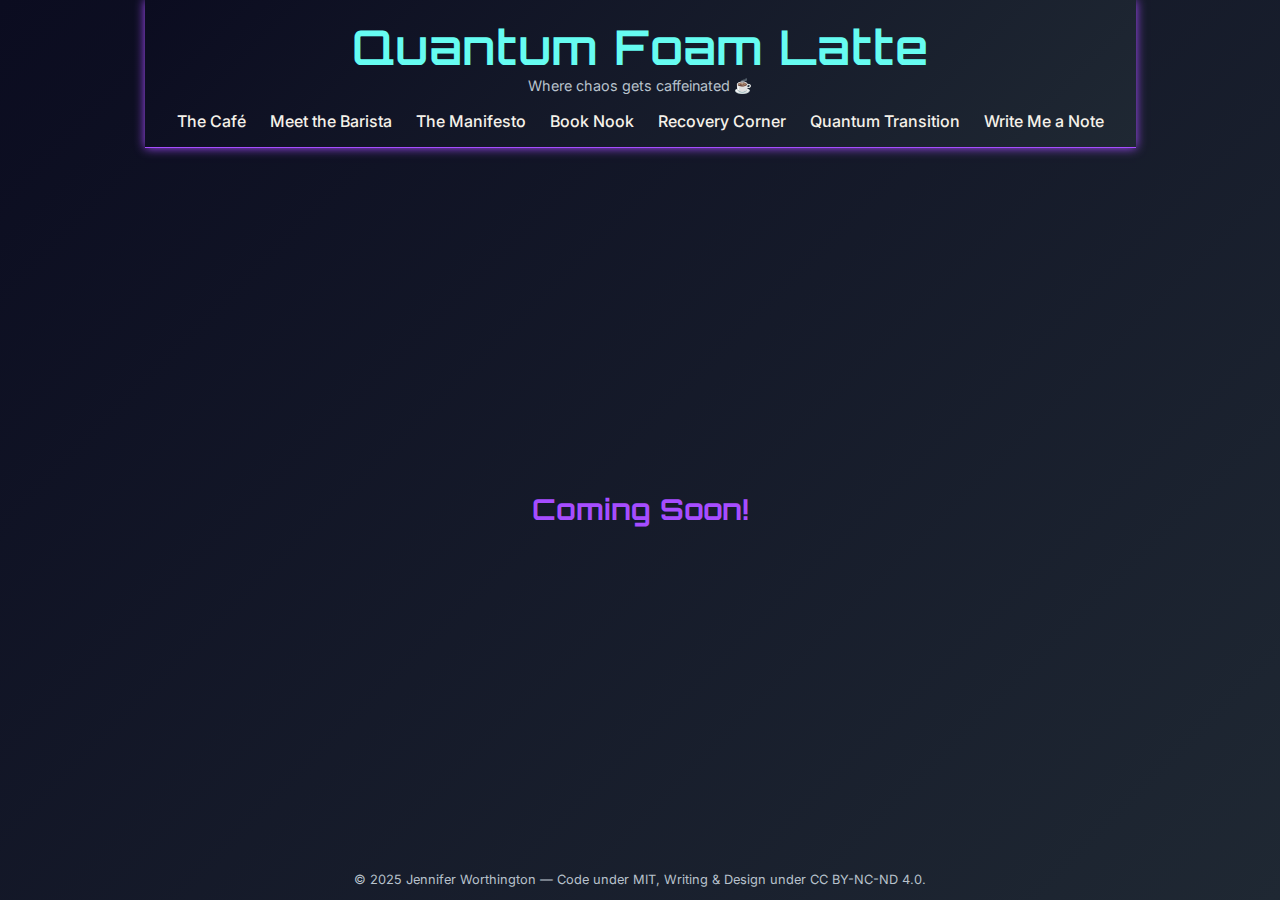
<file: public/pages/transition.html>
<!-- /*
 * Quantum Foam Latte
 * Copyright © 2025 Jennifer Worthington
 *
 * Dual License:
 * - Code: MIT License (see LICENSE file)
 * - Creative Content: CC BY-NC-ND 4.0
 *
 * https://quantumfoamlatte.ca
 */ -->

<!DOCTYPE html>
<html lang="en">
<head>
  <meta charset="UTF-8">
  <meta name="viewport" content="width=device-width, initial-scale=1.0">
  <title>Transition — Brewing a Truer Self</title>
  <meta name="description" content="Notes from a gender transition in progress. Honest, caffeinated, and a little bit quantum — documenting what it means to rewrite the self in real time." />

  <meta property="og:title" content="Transition — Notes from Becoming" />
  <meta property="og:description" content="Stories and reflections from gender transition — tender, curious, and deeply human." />
  <meta property="og:image" content="https://quantumfoamlatte.ca/images/assets/icons/logo.png" />
  <meta property="og:url" content="https://quantumfoamlatte.ca/pages/transition.html" />

  <meta name="twitter:title" content="Transition — Notes from Becoming" />
  <meta name="twitter:description" content="Stories and reflections from gender transition — tender, curious, and deeply human." />
  <meta name="twitter:image" content="https://quantumfoamlatte.ca/images/assets/icons/logo.png" />

  <meta property="og:site_name" content="Quantum Foam Latte" />
  <meta property="og:type" content="website" />
  <meta name="twitter:card" content="summary_large_image" />
  <meta name="theme-color" content="#0B0C20" />

  <meta name="author" content="Jennifer Worthington" />
  <meta name="robots" content="index, follow" />

  <!-- Canonical -->
  <link rel="canonical" href="https://quantumfoamlatte.ca/transition.html" />

  <!-- Signature -->
  <meta name="generator" content="Quantum Foam Latte handcrafted HTML" />

  <!-- Fonts -->
  <link rel="preconnect" href="https://fonts.googleapis.com">
  <link rel="preconnect" href="https://fonts.gstatic.com" crossorigin>
  <link href="https://fonts.googleapis.com/css2?family=Inter:ital,opsz,wght@0,14..32,100..900;1,14..32,100..900&family=Montserrat:ital,wght@0,100..900;1,100..900&family=Orbitron:wght@400..900&family=Roboto:ital,wght@0,100;0,300;0,400;0,500;0,700;0,900;1,100;1,300;1,400;1,500;1,700;1,900&display=swap" rel="stylesheet">
  
  <!-- Favicon -->
  <link rel="icon" href="../assets/icons/favicon.ico">

  <!-- CSS -->
  <link rel="stylesheet" href="../styles/main.css">
  <link rel="stylesheet" href="../styles/comingsoon.css">

</head>
<body>
  <header class="qfl-header">
    <div class="qfl-brand">
      <h1>Quantum Foam Latte</h1>
      <p class="qfl-tagline">Where chaos gets caffeinated ☕</p>
    </div>

    <!-- Hamburger button -->
  <button class="qfl-menu-toggle" aria-label="Toggle navigation">
    <span class="bar"></span>
    <span class="bar"></span>
    <span class="bar"></span>
  </button>

    <nav class="qfl-nav">
      <ul>
        <li><a href="../home.html">The Café</a></li>
        <li><a href="../about.html">Meet the Barista</a></li>
        <li><a href="../manifesto.html">The Manifesto</a></li>
        <li><a href="library.html">Book Nook</a></li>
        <li><a href="recovery.html">Recovery Corner</a></li>
        <li><a href="transition.html">Quantum Transition</a></li>
        <li><a href="contact.html">Write Me a Note</a></li>
      </ul>
    </nav>
  </header>

  <main>
    <h3>Coming Soon!</h3>  
  </main>

  <footer>
  <p class="license-note">
    © 2025 Jennifer Worthington — Code under MIT, Writing & Design under CC BY-NC-ND 4.0.
  </p>  
  </footer>
  <!-- 👇 connect JS here -->
  <script src="../../src/js/main.js"></script>
</body>
</html>
</file>
<file: css/styles.css>
body {
  margin: 0;
  font-family: 'Arial', sans-serif;
  background: linear-gradient(135deg, #0b0c10, #1f2833);
  color: #c5c6c7;
  display: flex;
  justify-content: center;
  align-items: center;
  height: 100vh;
  text-align: center;
}

img {
  height: 300px;
  width: auto;
}

h1 {
  font-size: 3rem;
  color: #66fcf1;
}
p {
  font-size: 1.2rem;
  margin-top: 1rem;
}
.btn {
  display: inline-block;
  margin-top: 2rem;
  padding: 0.8rem 1.5rem;
  border: 2px solid #66fcf1;
  border-radius: 8px;
  color: #66fcf1;
  text-decoration: none;
  transition: background 0.3s, color 0.3s;
}
.btn:hover {
  background: #66fcf1;
  color: #0b0c10;
}
</file>
<file: public/styles/main.css>
/*
  Quantum Foam Latte
  Copyright © 2025 Jennifer Worthington

  Dual License:
  - Code: MIT License
  - Creative Content: CC BY-NC-ND 4.0

  https://quantumfoamlatte.ca
*/


:root {
  --neon-tide: #00E6E6;
  --cosmic-lavender: #A64DFF;
  --event-horizon: #0B0C20;
  --quantum-mint: #66FCF1;
  --graviton-mist: #1F2833;
  --starlight-cream: #F5F1E9;
  --echo-grey: #B8C2CC;

  --qfl-bg-dark: var(--event-horizon);       /* Deep background */
  --qfl-bg-gradient: var(--graviton-mist);   /* Background gradient */
  --qfl-primary: var(--neon-tide);       /* Main brand cyan */
  --qfl-accent: var(--cosmic-lavender);        /* Pop color / emphasis */
  --qfl-highlight: var(--quantum-mint);     /* Soft highlight or hover */
  --qfl-text-light: var(--starlight-cream);    /* From your old Cream tone */
  --qfl-text-muted: var(--echo-grey);    /* Optional: secondary text */
}

body {
  margin: 0;
  font-family: 'Inter', sans-serif;
  background: linear-gradient(135deg, var(--qfl-bg-dark), var(--qfl-bg-gradient));
  color: var(--qfl-text-light);
  display: flex;
  flex-direction: column;
  justify-content: space-between;
  align-items: center;
  height: 100vh;
  text-align: center;
}

.qfl-header {
  background: linear-gradient(
    135deg,
    var(--event-horizon) 0%,
    var(--graviton-mist) 100%
  );
  color: var(--starlight-cream);
  padding: 1rem 2rem;
  border-bottom: 1px solid var(--cosmic-lavender);
  box-shadow: 0 0 10px var(--cosmic-lavender);
  display: flex;
  flex-direction: column;
  justify-content: space-between;
  align-items: center;
  flex-wrap: wrap;
}

.qfl-brand h1 {
  color: var(--quantum-mint);
  font-family: 'Orbitron', sans-serif; /* or your chosen accent font */
  font-weight: 600;
  letter-spacing: 1px;
  margin: 0;
}

.qfl-tagline {
  color: var(--echo-grey);
  font-size: 0.9rem;
  margin: 0;
}

.qfl-nav ul {
  list-style: none;
  display: flex;
  gap: 1.5rem;
  margin: 1rem 0 0;
  padding: 0;
}

.qfl-nav a {
  color: var(--starlight-cream);
  text-decoration: none;
  font-weight: 500;
  transition: color 0.2s ease, text-shadow 0.2s ease;
}

.qfl-nav a:hover {
  color: var(--neon-tide);
  text-shadow: 0 0 5px var(--quantum-mint);
}

/* The hamburger button */
.qfl-menu-toggle {
  display: none;
  flex-direction: column;
  justify-content: space-around;
  width: 28px;
  height: 22px;
  background: transparent;
  border: none;
  cursor: pointer;
}

.qfl-menu-toggle .bar {
  width: 100%;
  height: 3px;
  background-color: var(--quantum-mint);
  border-radius: 2px;
  transition: all 0.3s ease;
}

/* Hide nav on small screens */
@media (max-width: 768px) {
  .qfl-nav {
    width: 100%;
    display: none;
    flex-direction: column;
    text-align: center;
    background: linear-gradient(
      135deg,
      var(--graviton-mist),
      var(--event-horizon)
    );
    padding: 1rem 0;
    border-top: 1px solid var(--cosmic-lavender);
    box-shadow: 0 0 10px var(--cosmic-lavender);
  }

  .qfl-nav.show {
    display: flex;
  }

  .qfl-nav ul {
    flex-direction: column;
    gap: 1rem;
  }

  .qfl-menu-toggle {
    display: flex;
  }
}

/* Optional animation for menu button when active */
.qfl-menu-toggle.active .bar:nth-child(1) {
  transform: rotate(45deg) translate(5px, 5px);
}
.qfl-menu-toggle.active .bar:nth-child(2) {
  opacity: 0;
}
.qfl-menu-toggle.active .bar:nth-child(3) {
  transform: rotate(-45deg) translate(5px, -5px);
}

img {
  height: 300px;
  width: auto;
}

h1 {
  font-family: 'Orbitron', sans-serif;
  font-size: 3rem;
  color: var(--qfl-accent);
}
p {
  font-size: 1.2rem;
  margin-top: 1rem;
}
.btn {
  display: inline-block;
  margin-top: 2rem;
  padding: 0.8rem 1.5rem;
  border: 2px solid var(--qfl-highlight);
  border-radius: 8px;
  color: var(--qfl-highlight);
  text-decoration: none;
  transition: background 0.3s, color 0.3s;
}
.btn:hover {
  background: var(--qfl-highlight);
  color: var(--qfl-bg-dark);
}

.license-note {
  font-size: 0.8rem;
  color: var(--qfl-text-muted);
}
</file>
<file: public/styles/home.css>
/* ================================
   Quantum Foam Latte — Home Styles
   ================================ */

:root {
  --neon-tide: #00E6E6;
  --cosmic-lavender: #A64DFF;
  --event-horizon: #0B0C20;
  --quantum-mint: #66FCF1;
  --graviton-mist: #1F2833;
  --starlight-cream: #F5F1E9;
  --echo-grey: #B8C2CC;
  --font-body: "Inter", "Helvetica Neue", sans-serif;
  --font-accent: "Orbitron", serif;
}

/* ====== GLOBAL BASE ====== */

main {
  display: flex;
  flex-direction: column;
  gap: 4rem;
  padding: 4rem 1.5rem;
  max-width: 900px;
  margin: 0 auto;
}

/* ====== HERO SECTION ====== */
.qfl-hero {
  text-align: center;
  padding: 6rem 1.5rem;
  background: linear-gradient(
    180deg,
    var(--graviton-mist) 0%,
    var(--event-horizon) 100%
  );
  border-radius: 2rem;
  box-shadow: 0 0 25px rgba(102, 252, 241, 0.08);
}

.qfl-hero h2 {
  font-family: var(--font-accent);
  font-size: 2.5rem;
  color: var(--quantum-mint);
  margin-bottom: 0.75rem;
}

.qfl-subtitle {
  color: var(--echo-grey);
  font-size: 1.2rem;
  margin-bottom: 2rem;
}

.qfl-btn {
  display: inline-block;
  padding: 0.8rem 1.5rem;
  border: 1px solid var(--quantum-mint);
  color: var(--starlight-cream);
  background: transparent;
  border-radius: 999px;
  text-decoration: none;
  transition: all 0.3s ease;
  font-weight: 500;
}

.qfl-btn:hover {
  background-color: var(--quantum-mint);
  color: var(--event-horizon);
  box-shadow: 0 0 10px var(--quantum-mint);
}

/* ====== ABOUT PREVIEW ====== */
.qfl-about-preview {
  background-color: var(--graviton-mist);
  padding: 3rem 2rem;
  border-radius: 1.5rem;
  text-align: center;
}

.qfl-about-preview h3 {
  font-family: var(--font-accent);
  color: var(--cosmic-lavender);
  font-size: 1.8rem;
  margin-bottom: 1rem;
}

.qfl-about-preview p {
  color: var(--starlight-cream);
  max-width: 600px;
  margin: 0 auto 1.5rem;
}

.qfl-link {
  color: var(--quantum-mint);
  text-decoration: none;
  font-weight: 500;
  transition: color 0.2s ease;
}

.qfl-link:hover {
  color: var(--cosmic-lavender);
}

/* ====== PROJECT QUOTE SECTION ====== */
.qfl-project {
  text-align: center;
  background: radial-gradient(
    circle at center,
    rgba(166, 77, 255, 0.12),
    transparent 70%
  );
  padding: 3rem 2rem;
}

.qfl-project blockquote {
  font-family: var(--font-accent);
  font-style: italic;
  color: var(--quantum-mint);
  font-size: 1.3rem;
  margin-bottom: 1.5rem;
}

.qfl-project p {
  color: var(--echo-grey);
  max-width: 650px;
  margin: 0 auto 1rem;
}

/* ====== FEATURED CORNERS ====== */
.qfl-corners {
  display: grid;
  grid-template-columns: repeat(auto-fit, minmax(250px, 1fr));
  gap: 2rem;
}

.qfl-card {
  background-color: var(--graviton-mist);
  border-radius: 1.5rem;
  padding: 2rem;
  box-shadow: 0 0 15px rgba(0, 230, 230, 0.05);
  transition: transform 0.3s ease, box-shadow 0.3s ease;
}

.qfl-card:hover {
  transform: translateY(-4px);
  box-shadow: 0 0 25px rgba(166, 77, 255, 0.15);
}

.qfl-card h4 {
  font-family: var(--font-accent);
  color: var(--cosmic-lavender);
  font-size: 1.3rem;
  margin-bottom: 0.5rem;
}

.qfl-card p {
  color: var(--starlight-cream);
  font-size: 1rem;
  margin-bottom: 1rem;
}

/* ====== CTA SECTION ====== */
.qfl-footer-cta {
  text-align: center;
  padding: 3rem 2rem;
  background-color: var(--graviton-mist);
  border-radius: 1.5rem;
  box-shadow: 0 0 20px rgba(166, 77, 255, 0.08);
}

.qfl-footer-cta p {
  font-family: var(--font-accent);
  font-size: 1.2rem;
  color: var(--starlight-cream);
  margin-bottom: 1.5rem;
}

/* ====== RESPONSIVE ====== */
@media (max-width: 600px) {
  .qfl-hero {
    padding: 4rem 1rem;
  }

  .qfl-hero h2 {
    font-size: 2rem;
  }

  main {
    padding: 2rem 1rem;
  }
}
</file>
<file: public/styles/contact.css>
.qfl-contact {
  padding: 4rem 1.5rem;
  color: var(--starlight-cream);
  background: linear-gradient(180deg, var(--event-horizon), var(--graviton-mist));
  text-align: center;
}

.qfl-contact-intro h2 {
  font-family: 'Orbitron', sans-serif;
  color: var(--quantum-mint);
  margin-bottom: 1rem;
}

.qfl-contact-intro p {
  max-width: 600px;
  margin: 0 auto 3rem;
  color: var(--starlight-cream);
  line-height: 1.6;
}

.qfl-contact-methods {
  display: grid;
  gap: 2rem;
  max-width: 800px;
  margin: 0 auto 4rem;
}

.qfl-contact-card {
  background-color: rgba(11, 12, 32, 0.6);
  border: 1px solid var(--cosmic-lavender);
  border-radius: 1rem;
  padding: 2rem;
  box-shadow: 0 0 15px rgba(166, 77, 255, 0.2);
}

.qfl-contact-card h3 {
  color: var(--neon-tide);
  margin-bottom: 0.5rem;
  font-family: 'Orbitron', sans-serif;
}

.qfl-contact-card a.qfl-btn {
  display: inline-block;
  margin-top: 1rem;
  background-color: var(--cosmic-lavender);
  color: var(--event-horizon);
  padding: 0.75rem 1.25rem;
  border-radius: 2rem;
  text-decoration: none;
  font-weight: 600;
  transition: 0.2s ease;
}

.qfl-contact-card a.qfl-btn:hover {
  background-color: var(--quantum-mint);
  color: var(--event-horizon);
}

.qfl-contact-card ul {
  list-style: none;
  padding: 0;
}

.qfl-contact-card ul li {
  margin: 0.5rem 0;
}

.qfl-contact-card a {
  color: var(--quantum-mint);
  text-decoration: none;
}

.qfl-contact-card a:hover {
  color: var(--cosmic-lavender);
}

.qfl-social-icon {
  height: 2rem;
  width: auto;
  fill: currentColor;
}

.qfl-contact-quote blockquote {
  font-style: italic;
  color: var(--echo-grey);
  margin-bottom: 1rem;
}

.qfl-contact-quote p {
  color: var(--starlight-cream);
}
</file>
<file: public/styles/recovery.css>
/* ================================
   Quantum Foam Latte — Recovery Page
   ================================ */

:root {
  --neon-tide: #00E6E6;
  --cosmic-lavender: #A64DFF;
  --event-horizon: #0B0C20;
  --quantum-mint: #66FCF1;
  --graviton-mist: #1F2833;
  --starlight-cream: #F5F1E9;
  --echo-grey: #B8C2CC;
  --font-body: "Inter", "Helvetica Neue", sans-serif;
  --font-accent: "Orbitron", serif;
}

/* ====== BASE ====== */
main {
  display: flex;
  flex-direction: column;
  gap: 4rem;
  padding: 4rem 1.5rem;
  max-width: 900px;
  margin: 0 auto;
}

/* ====== BLOG ====== */
.qfl-blog {
  text-align: left;
  background: linear-gradient(
    160deg,
    var(--graviton-mist),
    var(--event-horizon)
  );
  padding: 4rem 2rem;
  border-radius: 2rem;
  box-shadow: 0 0 25px rgba(0, 230, 230, 0.05);
}

.qfl-blog h2 {
  font-family: var(--font-accent);
  color: var(--quantum-mint);
  font-size: 2rem;
  margin-bottom: 1rem;
}

.qfl-entry {
  color: var(--starlight-cream);
  max-width: 700px;
  margin: 0.75rem auto;
  font-size: 1.05rem;
  line-height: 1.8;
}

.qfl-link {
  color: var(--quantum-mint);
  text-decoration: none;
  font-weight: 500;
}

.qfl-link:hover {
  color: var(--cosmic-lavender);
}


/* ====== RESPONSIVE ====== */
@media (max-width: 600px) {
  main {
    padding: 2rem 1rem;
  }
}
</file>
<file: public/styles/comingsoon.css>
:root {
  --neon-tide: #00E6E6;
  --cosmic-lavender: #A64DFF;
  --event-horizon: #0B0C20;
  --quantum-mint: #66FCF1;
  --graviton-mist: #1F2833;
  --starlight-cream: #F5F1E9;
  --echo-grey: #B8C2CC;
  --font-body: "Inter", "Helvetica Neue", sans-serif;
  --font-accent: "Orbitron", serif;
}

h3 {
  font-family: var(--font-accent);
  color: var(--cosmic-lavender);
  font-size: 1.8rem;
  margin-bottom: 1rem;
}
</file>
